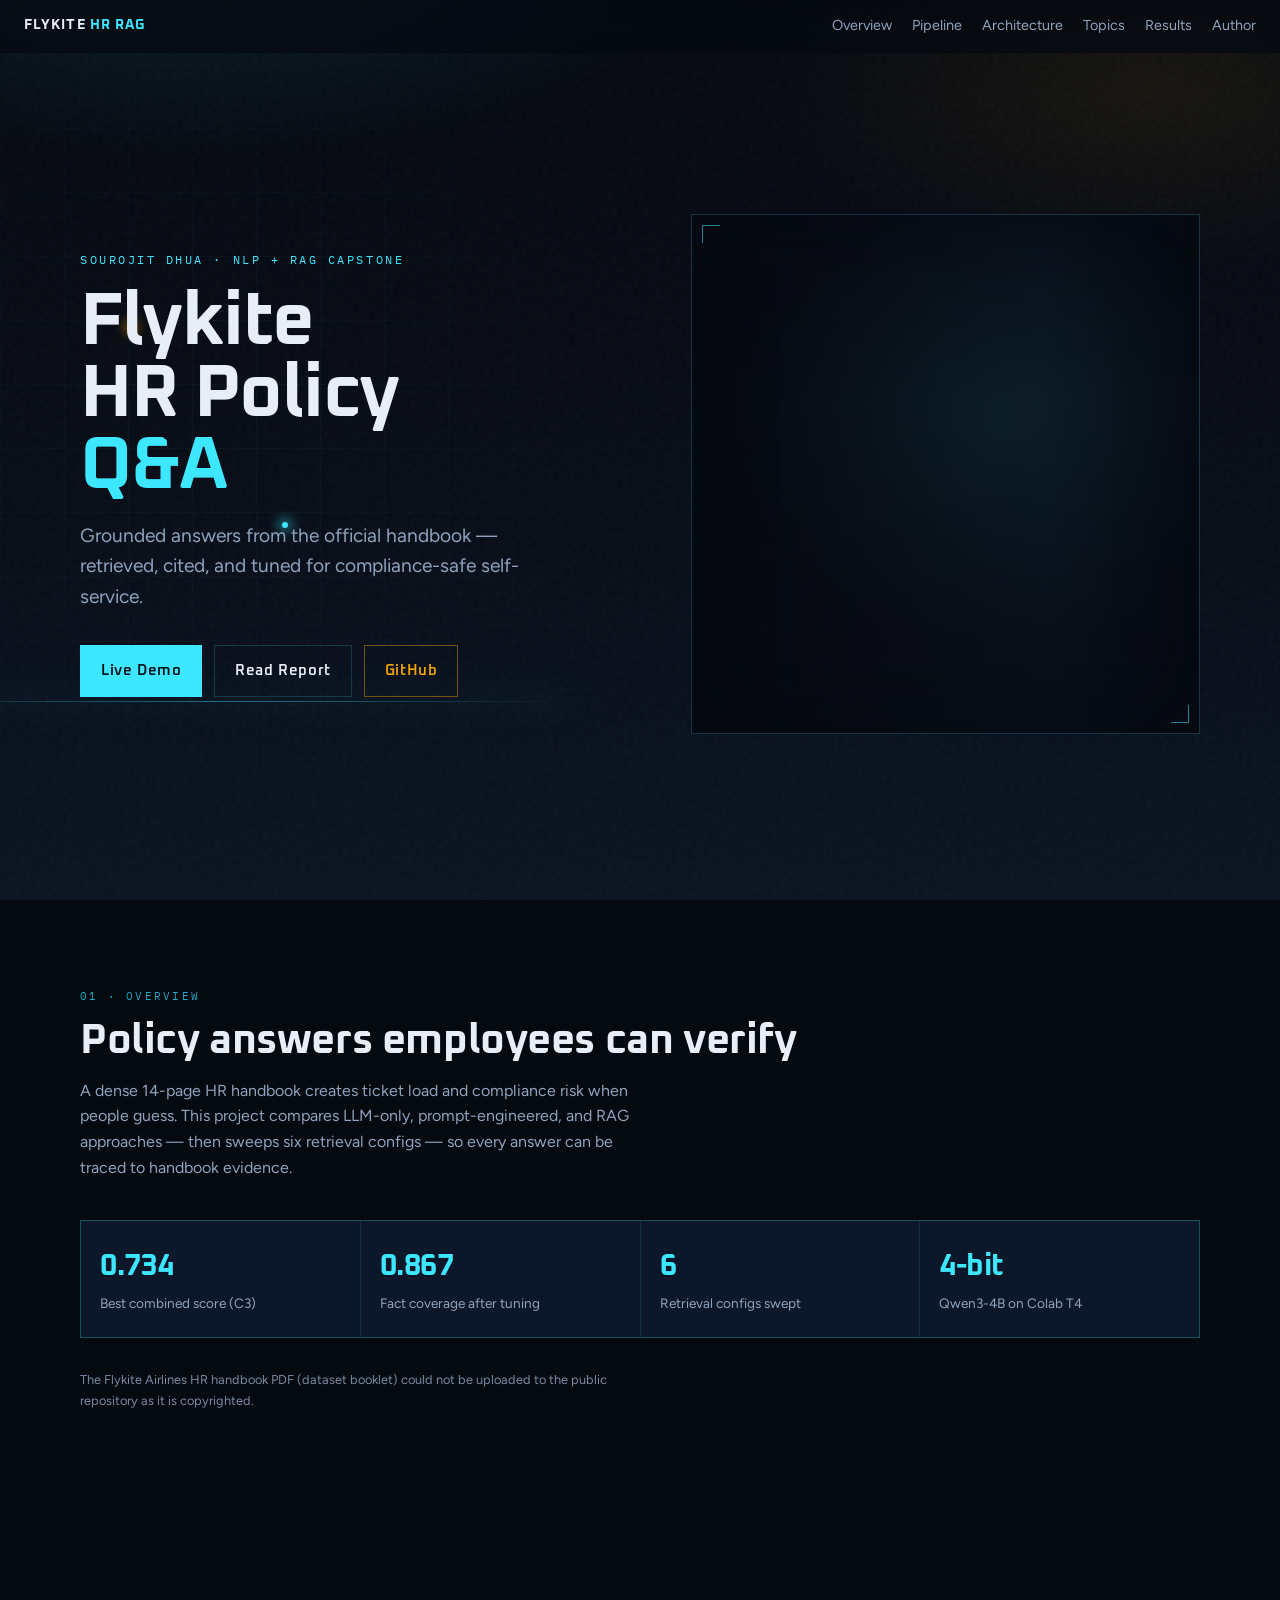
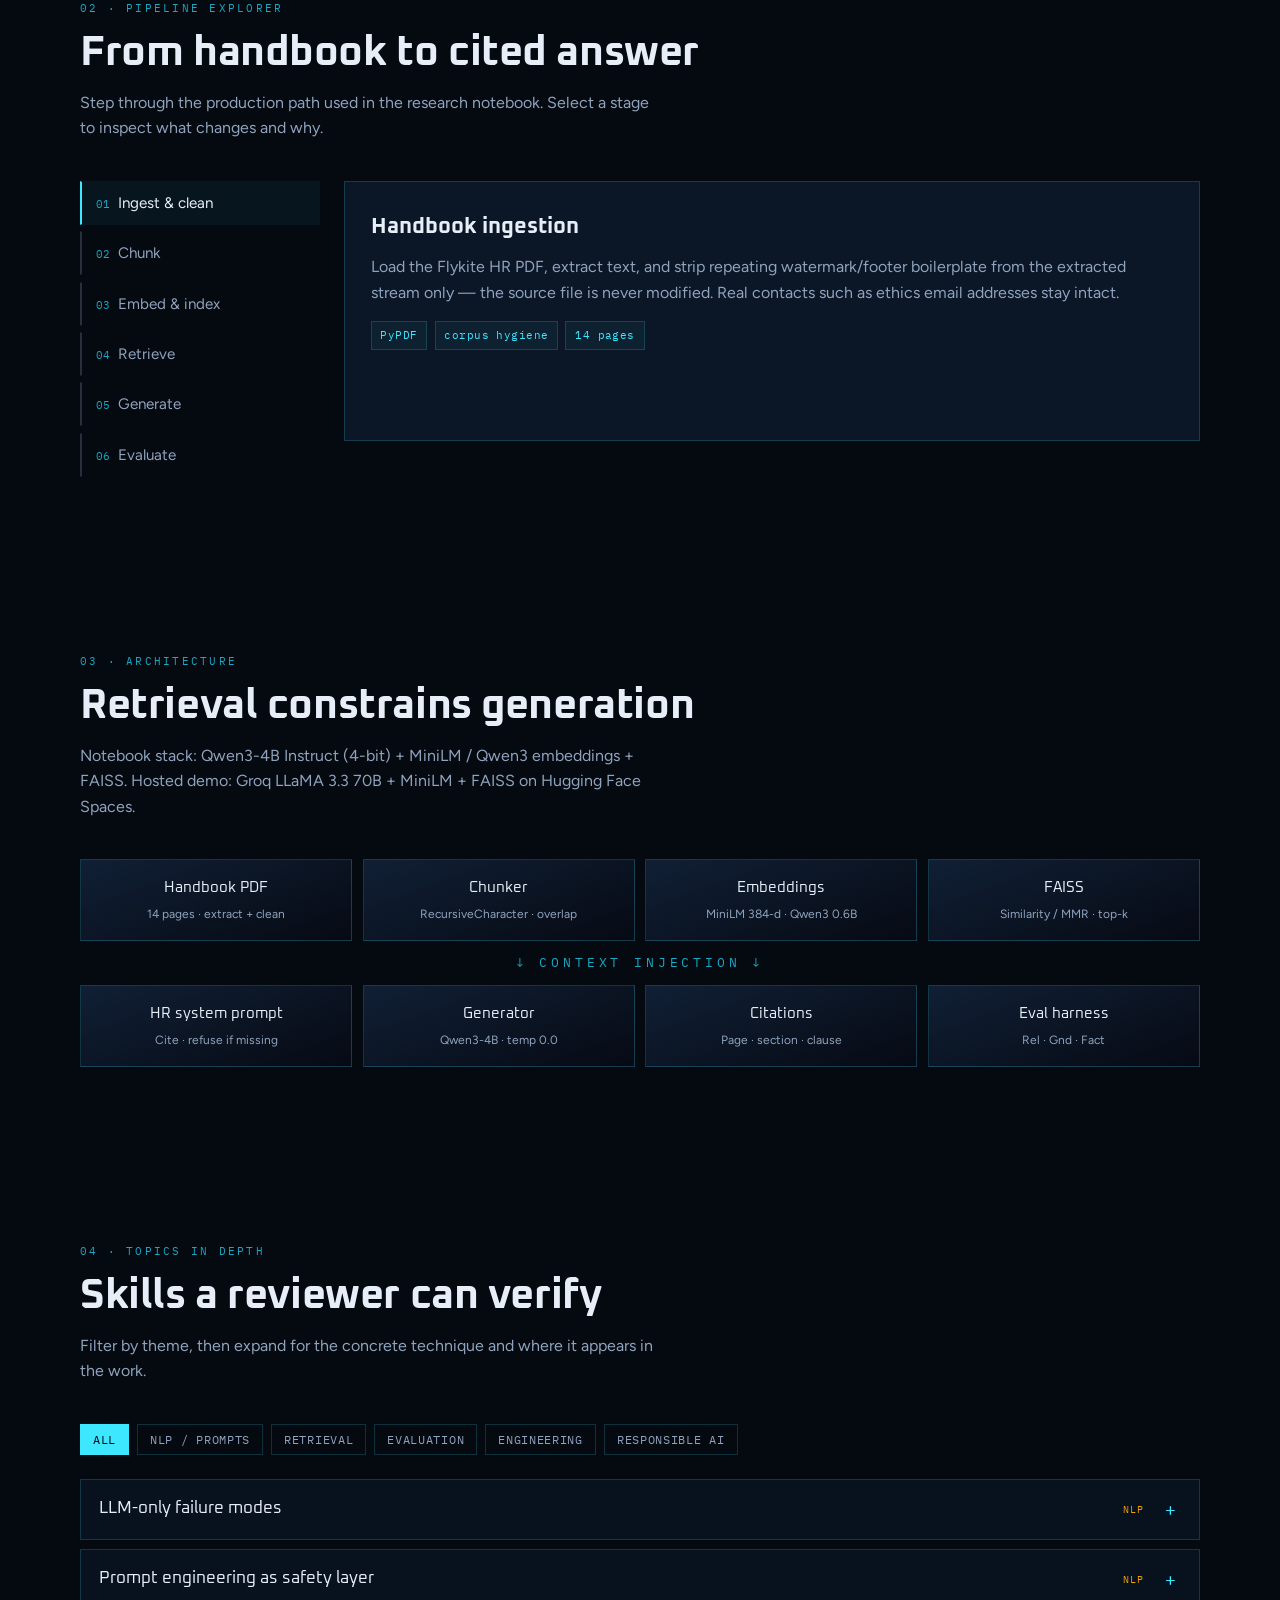
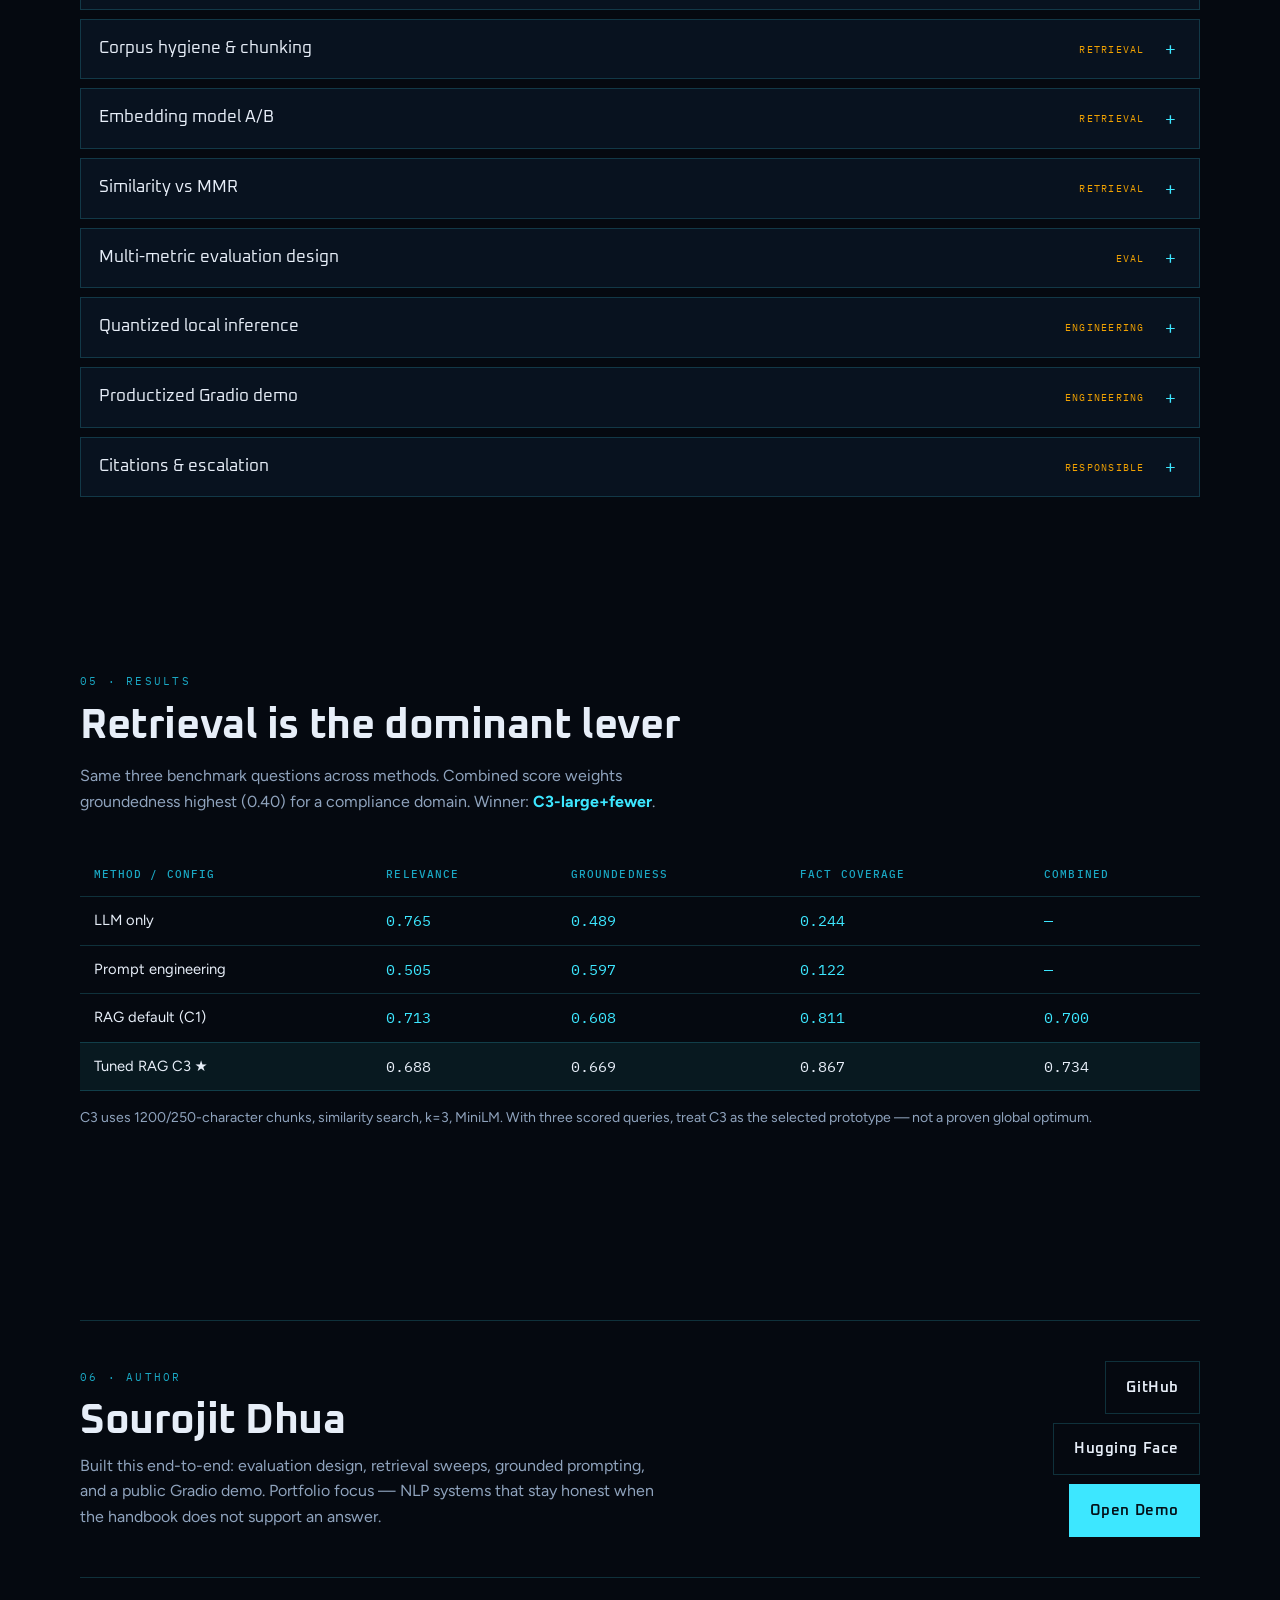
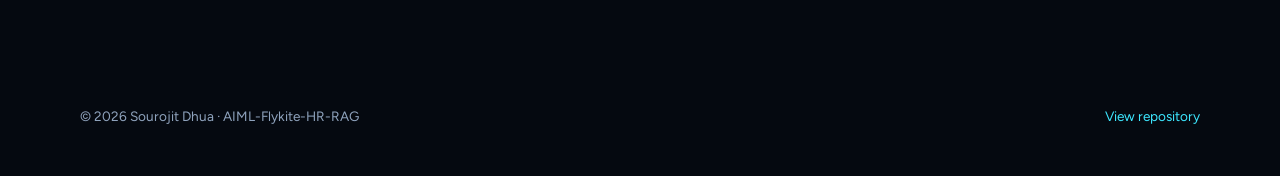
<file: docs/index.html>
<!DOCTYPE html>
<html lang="en">
<head>
  <meta charset="UTF-8" />
  <meta name="viewport" content="width=device-width, initial-scale=1" />
  <title>Flykite HR Policy Q&A — Sourojit Dhua</title>
  <meta name="description" content="Grounded RAG assistant for Flykite Airlines HR policy — built by Sourojit Dhua. Retrieve, cite, comply." />
  <meta name="author" content="Sourojit Dhua" />
  <meta property="og:title" content="Flykite HR Policy Q&A — Sourojit Dhua" />
  <meta property="og:description" content="End-to-end NLP + RAG capstone: LLM baseline → prompt engineering → FAISS RAG → tuned retrieval." />
  <link rel="preconnect" href="https://fonts.googleapis.com" />
  <link rel="preconnect" href="https://fonts.gstatic.com" crossorigin />
  <link href="https://fonts.googleapis.com/css2?family=Figtree:wght@400;500;600&family=IBM+Plex+Mono:wght@400;500&family=Oxanium:wght@500;600;700&display=swap" rel="stylesheet" />
  <link rel="stylesheet" href="styles.css?v=6" />
</head>
<body>
  <nav class="site-nav" id="nav" aria-label="Primary">
    <a class="brand-mark" href="#top">Flykite <span>HR RAG</span></a>
    <button class="nav-toggle" id="navToggle" type="button" aria-expanded="false" aria-controls="navLinks">Menu</button>
    <div class="nav-links" id="navLinks">
      <a href="#overview">Overview</a>
      <a href="#pipeline">Pipeline</a>
      <a href="#architecture">Architecture</a>
      <a href="#topics">Topics</a>
      <a href="#results">Results</a>
      <a href="#author">Author</a>
    </div>
  </nav>

  <header class="hero" id="top">
    <div class="hero-atmosphere" aria-hidden="true">
      <div class="grid-fade"></div>
      <div class="horizon"></div>
      <div class="beacon b1"></div>
      <div class="beacon b3"></div>
    </div>
    <div class="hero-stage wrap">
      <div class="hero-copy">
        <p class="eyebrow">Sourojit Dhua · NLP + RAG Capstone</p>
        <h1>Flykite HR Policy <span class="accent">Q&amp;A</span></h1>
        <p class="hero-lead">Grounded answers from the official handbook — retrieved, cited, and tuned for compliance-safe self-service.</p>
        <div class="cta-row">
          <a class="btn btn-primary" href="https://huggingface.co/spaces/sourojitd/airline-hr-policy-bot" target="_blank" rel="noopener">Live Demo</a>
          <a class="btn btn-ghost" href="https://github.com/sourojitd/AIML-Flykite-HR-RAG/blob/main/Sourojit_FlykiteHRPolicyQnA_FinalReport.pdf" target="_blank" rel="noopener">Read Report</a>
          <a class="btn btn-amber" href="https://github.com/sourojitd/AIML-Flykite-HR-RAG" target="_blank" rel="noopener">GitHub</a>
        </div>
      </div>
      <div class="hero-flight" aria-hidden="true">
        <video
          id="takeoffVideo"
          class="hero-flight-video"
          src="assets/plane-takeoff-loop.mp4"
          autoplay
          muted
          playsinline
          loop
          preload="auto"
        ></video>
        <div class="hero-flight-wash"></div>
        <div class="hero-flight-frame"></div>
      </div>
    </div>
  </header>

  <main>
    <section id="overview">
      <div class="wrap reveal">
        <p class="section-label">01 · Overview</p>
        <h2>Policy answers employees can verify</h2>
        <p class="section-lead">
          A dense 14-page HR handbook creates ticket load and compliance risk when people guess.
          This project compares LLM-only, prompt-engineered, and RAG approaches — then sweeps six retrieval configs —
          so every answer can be traced to handbook evidence.
        </p>
        <div class="metric-strip">
          <div class="metric">
            <strong>0.734</strong>
            <span>Best combined score (C3)</span>
          </div>
          <div class="metric">
            <strong>0.867</strong>
            <span>Fact coverage after tuning</span>
          </div>
          <div class="metric">
            <strong>6</strong>
            <span>Retrieval configs swept</span>
          </div>
          <div class="metric">
            <strong>4-bit</strong>
            <span>Qwen3-4B on Colab T4</span>
          </div>
        </div>
        <p class="copyright-note">
          The Flykite Airlines HR handbook PDF (dataset booklet) could not be uploaded to the public repository as it is copyrighted.
        </p>
      </div>
    </section>

    <section id="pipeline">
      <div class="wrap reveal">
        <p class="section-label">02 · Pipeline explorer</p>
        <h2>From handbook to cited answer</h2>
        <p class="section-lead">Step through the production path used in the research notebook. Select a stage to inspect what changes and why.</p>
        <div class="pipeline">
          <div class="pipeline-steps" role="tablist" aria-label="Pipeline stages" id="pipelineSteps"></div>
          <div class="step-panel" role="tabpanel" id="stepPanel" aria-live="polite"></div>
        </div>
      </div>
    </section>

    <section id="architecture">
      <div class="wrap reveal">
        <p class="section-label">03 · Architecture</p>
        <h2>Retrieval constrains generation</h2>
        <p class="section-lead">
          Notebook stack: Qwen3-4B Instruct (4-bit) + MiniLM / Qwen3 embeddings + FAISS.
          Hosted demo: Groq LLaMA 3.3 70B + MiniLM + FAISS on Hugging Face Spaces.
        </p>
        <div class="arch">
          <div class="arch-row">
            <div class="arch-node">
              <div class="node-title">Handbook PDF</div>
              <div class="node-sub">14 pages · extract + clean</div>
            </div>
            <div class="arch-node">
              <div class="node-title">Chunker</div>
              <div class="node-sub">RecursiveCharacter · overlap</div>
            </div>
            <div class="arch-node">
              <div class="node-title">Embeddings</div>
              <div class="node-sub">MiniLM 384-d · Qwen3 0.6B</div>
            </div>
            <div class="arch-node">
              <div class="node-title">FAISS</div>
              <div class="node-sub">Similarity / MMR · top-k</div>
            </div>
          </div>
          <div class="arch-arrow">↓ CONTEXT INJECTION ↓</div>
          <div class="arch-row">
            <div class="arch-node">
              <div class="node-title">HR system prompt</div>
              <div class="node-sub">Cite · refuse if missing</div>
            </div>
            <div class="arch-node">
              <div class="node-title">Generator</div>
              <div class="node-sub">Qwen3-4B · temp 0.0</div>
            </div>
            <div class="arch-node">
              <div class="node-title">Citations</div>
              <div class="node-sub">Page · section · clause</div>
            </div>
            <div class="arch-node">
              <div class="node-title">Eval harness</div>
              <div class="node-sub">Rel · Gnd · Fact</div>
            </div>
          </div>
        </div>
      </div>
    </section>

    <section id="topics">
      <div class="wrap reveal">
        <p class="section-label">04 · Topics in depth</p>
        <h2>Skills a reviewer can verify</h2>
        <p class="section-lead">Filter by theme, then expand for the concrete technique and where it appears in the work.</p>
        <div class="topic-filters" id="topicFilters"></div>
        <div class="topic-list" id="topicList"></div>
      </div>
    </section>

    <section id="results">
      <div class="wrap reveal">
        <p class="section-label">05 · Results</p>
        <h2>Retrieval is the dominant lever</h2>
        <p class="section-lead">
          Same three benchmark questions across methods. Combined score weights groundedness highest
          (0.40) for a compliance domain. Winner: <strong style="color:var(--cyan)">C3-large+fewer</strong>.
        </p>
        <div style="overflow-x:auto">
          <table class="results-table">
            <thead>
              <tr>
                <th>Method / config</th>
                <th>Relevance</th>
                <th>Groundedness</th>
                <th>Fact coverage</th>
                <th>Combined</th>
              </tr>
            </thead>
            <tbody>
              <tr>
                <td>LLM only</td>
                <td class="num">0.765</td>
                <td class="num">0.489</td>
                <td class="num">0.244</td>
                <td class="num">—</td>
              </tr>
              <tr>
                <td>Prompt engineering</td>
                <td class="num">0.505</td>
                <td class="num">0.597</td>
                <td class="num">0.122</td>
                <td class="num">—</td>
              </tr>
              <tr>
                <td>RAG default (C1)</td>
                <td class="num">0.713</td>
                <td class="num">0.608</td>
                <td class="num">0.811</td>
                <td class="num">0.700</td>
              </tr>
              <tr class="winner">
                <td>Tuned RAG C3 ★</td>
                <td class="num">0.688</td>
                <td class="num">0.669</td>
                <td class="num">0.867</td>
                <td class="num">0.734</td>
              </tr>
            </tbody>
          </table>
        </div>
        <p class="note">
          C3 uses 1200/250-character chunks, similarity search, k=3, MiniLM.
          With three scored queries, treat C3 as the selected prototype — not a proven global optimum.
        </p>
      </div>
    </section>

    <section id="author">
      <div class="wrap reveal">
        <div class="author-block">
          <div>
            <p class="section-label">06 · Author</p>
            <h2>Sourojit Dhua</h2>
            <p class="section-lead" style="margin-bottom:0">
              Built this end-to-end: evaluation design, retrieval sweeps, grounded prompting, and a public Gradio demo.
              Portfolio focus — NLP systems that stay honest when the handbook does not support an answer.
            </p>
          </div>
          <div class="author-links">
            <a class="btn btn-ghost" href="https://github.com/sourojitd" target="_blank" rel="noopener">GitHub</a>
            <a class="btn btn-ghost" href="https://huggingface.co/sourojitd" target="_blank" rel="noopener">Hugging Face</a>
            <a class="btn btn-primary" href="https://huggingface.co/spaces/sourojitd/airline-hr-policy-bot" target="_blank" rel="noopener">Open Demo</a>
          </div>
        </div>
      </div>
    </section>
  </main>

  <footer class="footer wrap">
    <span>© <span id="year"></span> Sourojit Dhua · AIML-Flykite-HR-RAG</span>
    <span><a href="https://github.com/sourojitd/AIML-Flykite-HR-RAG">View repository</a></span>
  </footer>

  <script src="app.js?v=6"></script>
</body>
</html>
</file>
<file: docs/styles.css>
:root {
  --bg-deep: #050910;
  --bg: #070b14;
  --navy: #0c1829;
  --navy-2: #12233a;
  --panel: rgba(14, 28, 48, 0.72);
  --line: rgba(61, 231, 255, 0.18);
  --cyan: #3de7ff;
  --cyan-dim: #1aa8c4;
  --amber: #f0a202;
  --cloud: #e7eef8;
  --muted: #8fa3bd;
  --danger: #ff6b6b;
  --ok: #3dd68c;
  --display: "Oxanium", system-ui, sans-serif;
  --body: "Figtree", system-ui, sans-serif;
  --mono: "IBM Plex Mono", ui-monospace, monospace;
  --radius: 2px;
  --max: 1120px;
}

*,
*::before,
*::after {
  box-sizing: border-box;
}

html {
  scroll-behavior: smooth;
}

body {
  margin: 0;
  min-height: 100vh;
  font-family: var(--body);
  color: var(--cloud);
  background: var(--bg-deep);
  line-height: 1.6;
  overflow-x: hidden;
}

body::before {
  content: "";
  position: fixed;
  inset: 0;
  pointer-events: none;
  z-index: 0;
  background:
    radial-gradient(ellipse 80% 50% at 15% -10%, rgba(61, 231, 255, 0.12), transparent 55%),
    radial-gradient(ellipse 60% 40% at 90% 10%, rgba(240, 162, 2, 0.08), transparent 50%),
    linear-gradient(180deg, #050910 0%, #070b14 40%, #0a1422 100%);
}

body::after {
  content: "";
  position: fixed;
  inset: 0;
  pointer-events: none;
  z-index: 1;
  opacity: 0.035;
  background-image: url("data:image/svg+xml,%3Csvg viewBox='0 0 200 200' xmlns='http://www.w3.org/2000/svg'%3E%3Cfilter id='n'%3E%3CfeTurbulence type='fractalNoise' baseFrequency='0.85' numOctaves='3' stitchTiles='stitch'/%3E%3C/filter%3E%3Crect width='100%25' height='100%25' filter='url(%23n)'/%3E%3C/svg%3E");
}

a {
  color: var(--cyan);
  text-decoration: none;
}

a:hover {
  color: #7ef0ff;
}

img {
  max-width: 100%;
}

.wrap {
  width: min(var(--max), calc(100% - 2.5rem));
  margin-inline: auto;
}

.site-nav {
  position: fixed;
  top: 0;
  left: 0;
  right: 0;
  z-index: 50;
  display: flex;
  align-items: center;
  justify-content: space-between;
  padding: 0.9rem 1.5rem;
  background: rgba(5, 9, 16, 0.72);
  backdrop-filter: blur(14px);
  border-bottom: 1px solid transparent;
  transition: border-color 0.3s ease, background 0.3s ease;
}

.site-nav.scrolled {
  border-bottom-color: var(--line);
  background: rgba(5, 9, 16, 0.9);
}

.brand-mark {
  font-family: var(--display);
  font-weight: 700;
  letter-spacing: 0.08em;
  text-transform: uppercase;
  font-size: 0.85rem;
  color: var(--cloud);
}

.brand-mark span {
  color: var(--cyan);
}

.nav-links {
  display: flex;
  gap: 1.25rem;
  font-size: 0.9rem;
}

.nav-links a {
  color: var(--muted);
}

.nav-links a:hover {
  color: var(--cyan);
}

.nav-toggle {
  display: none;
  background: none;
  border: 1px solid var(--line);
  color: var(--cloud);
  padding: 0.4rem 0.7rem;
  font-family: var(--mono);
  font-size: 0.75rem;
  cursor: pointer;
}

/* —— Hero —— */
.hero {
  position: relative;
  z-index: 2;
  min-height: 100vh;
  min-height: 100dvh;
  display: grid;
  align-items: center;
  padding: 6.5rem 0 3.5rem;
  isolation: isolate;
  overflow: hidden;
}

.hero-stage {
  position: relative;
  z-index: 2;
  display: grid;
  grid-template-columns: minmax(0, 1.05fr) minmax(280px, 0.95fr);
  gap: clamp(1.5rem, 4vw, 3rem);
  align-items: center;
}

.hero-atmosphere {
  position: absolute;
  inset: 0;
  z-index: 0;
  overflow: hidden;
  pointer-events: none;
}

.hero-atmosphere .horizon {
  position: absolute;
  left: -10%;
  width: 55%;
  bottom: 22%;
  height: 1px;
  background: linear-gradient(90deg, transparent, rgba(61, 231, 255, 0.45), transparent);
  box-shadow: 0 0 40px 2px rgba(61, 231, 255, 0.2);
}

.hero-atmosphere .beacon {
  position: absolute;
  width: 6px;
  height: 6px;
  border-radius: 50%;
  background: var(--amber);
  box-shadow: 0 0 12px 4px rgba(240, 162, 2, 0.55);
  animation: blink 2.4s ease-in-out infinite;
}

.hero-atmosphere .beacon.b1 { left: 10%; top: 36%; animation-delay: 0s; }
.hero-atmosphere .beacon.b3 { left: 22%; top: 58%; animation-delay: 1.4s; background: var(--cyan); box-shadow: 0 0 12px 4px rgba(61, 231, 255, 0.5); }

.hero-atmosphere .grid-fade {
  position: absolute;
  inset: 0;
  width: 58%;
  background-image:
    linear-gradient(rgba(61, 231, 255, 0.04) 1px, transparent 1px),
    linear-gradient(90deg, rgba(61, 231, 255, 0.04) 1px, transparent 1px);
  background-size: 64px 64px;
  mask-image: radial-gradient(ellipse 80% 70% at 30% 45%, #000 15%, transparent 75%);
}

.hero-copy {
  max-width: 560px;
  position: relative;
  z-index: 3;
}

.hero-flight {
  position: relative;
  min-height: min(62vh, 520px);
  border: 1px solid rgba(61, 231, 255, 0.2);
  background: #070b14;
  overflow: hidden;
  isolation: isolate;
}

.hero-flight-video {
  position: absolute;
  inset: 0;
  width: 100%;
  height: 100%;
  object-fit: cover;
  object-position: center 45%;
  transform: scale(1.04);
  filter: saturate(0.82) contrast(1.04) brightness(0.82);
  transition: opacity 0.45s ease;
}

.hero-flight-video.is-fading {
  opacity: 0;
}

.hero-flight-wash {
  position: absolute;
  inset: 0;
  z-index: 1;
  pointer-events: none;
  background:
    linear-gradient(90deg, rgba(5, 9, 16, 0.72) 0%, rgba(7, 11, 20, 0.35) 35%, rgba(12, 24, 41, 0.28) 70%, rgba(5, 9, 16, 0.4) 100%),
    linear-gradient(180deg, rgba(5, 9, 16, 0.28) 0%, transparent 35%, rgba(5, 9, 16, 0.45) 100%),
    radial-gradient(ellipse 80% 70% at 60% 40%, rgba(61, 231, 255, 0.1), transparent 65%);
}

.hero-flight-frame {
  position: absolute;
  inset: 0;
  z-index: 2;
  pointer-events: none;
  box-shadow: inset 0 0 80px rgba(5, 9, 16, 0.45);
}

.hero-flight-frame::before,
.hero-flight-frame::after {
  content: "";
  position: absolute;
  width: 18px;
  height: 18px;
  border-color: rgba(61, 231, 255, 0.55);
  border-style: solid;
}

.hero-flight-frame::before {
  top: 10px;
  left: 10px;
  border-width: 1px 0 0 1px;
}

.hero-flight-frame::after {
  right: 10px;
  bottom: 10px;
  border-width: 0 1px 1px 0;
}

.eyebrow {
  font-family: var(--mono);
  font-size: 0.72rem;
  letter-spacing: 0.22em;
  text-transform: uppercase;
  color: var(--cyan);
  margin: 0 0 1.1rem;
}

.hero h1 {
  font-family: var(--display);
  font-weight: 700;
  font-size: clamp(2.6rem, 7vw, 4.6rem);
  line-height: 0.98;
  letter-spacing: -0.02em;
  margin: 0 0 1.1rem;
  text-wrap: balance;
}

.hero h1 .accent {
  color: var(--cyan);
  display: block;
}

.hero-lead {
  font-size: clamp(1.05rem, 2vw, 1.2rem);
  color: var(--muted);
  max-width: 38ch;
  margin: 0 0 2rem;
}

.cta-row {
  display: flex;
  flex-wrap: wrap;
  gap: 0.75rem;
}

.btn {
  display: inline-flex;
  align-items: center;
  gap: 0.45rem;
  padding: 0.85rem 1.25rem;
  font-family: var(--display);
  font-weight: 600;
  font-size: 0.92rem;
  letter-spacing: 0.04em;
  border: 1px solid transparent;
  cursor: pointer;
  transition: transform 0.2s ease, background 0.2s ease, border-color 0.2s ease, color 0.2s ease;
}

.btn:hover {
  transform: translateY(-2px);
}

.btn-primary {
  background: var(--cyan);
  color: #041018;
  border-color: var(--cyan);
}

.btn-primary:hover {
  color: #041018;
  background: #7ef0ff;
}

.btn-ghost {
  background: transparent;
  color: var(--cloud);
  border-color: var(--line);
}

.btn-ghost:hover {
  border-color: var(--cyan);
  color: var(--cyan);
}

.btn-amber {
  background: transparent;
  color: var(--amber);
  border-color: rgba(240, 162, 2, 0.45);
}

.btn-amber:hover {
  background: rgba(240, 162, 2, 0.12);
  color: var(--amber);
}

/* —— Sections —— */
section {
  position: relative;
  z-index: 2;
  padding: 5.5rem 0;
}

.section-label {
  font-family: var(--mono);
  font-size: 0.7rem;
  letter-spacing: 0.2em;
  text-transform: uppercase;
  color: var(--cyan-dim);
  margin: 0 0 0.75rem;
}

section h2 {
  font-family: var(--display);
  font-size: clamp(1.8rem, 4vw, 2.6rem);
  letter-spacing: -0.01em;
  margin: 0 0 0.75rem;
  line-height: 1.15;
}

.section-lead {
  color: var(--muted);
  max-width: 58ch;
  margin: 0 0 2.5rem;
}

.reveal {
  opacity: 0;
  transform: translateY(28px);
  transition: opacity 0.7s ease, transform 0.7s ease;
}

.reveal.visible {
  opacity: 1;
  transform: none;
}

/* Overview metrics */
.metric-strip {
  display: grid;
  grid-template-columns: repeat(4, 1fr);
  gap: 1px;
  background: var(--line);
  border: 1px solid var(--line);
}

.metric {
  background: var(--navy);
  padding: 1.35rem 1.2rem;
}

.metric strong {
  display: block;
  font-family: var(--display);
  font-size: 1.85rem;
  color: var(--cyan);
  letter-spacing: -0.02em;
}

.metric span {
  font-size: 0.85rem;
  color: var(--muted);
}

/* Pipeline explorer */
.pipeline {
  display: grid;
  grid-template-columns: minmax(180px, 240px) 1fr;
  gap: 1.5rem;
  align-items: start;
}

.pipeline-steps {
  display: flex;
  flex-direction: column;
  gap: 0.4rem;
}

.step-btn {
  text-align: left;
  background: transparent;
  border: 1px solid transparent;
  border-left: 2px solid rgba(143, 163, 189, 0.25);
  color: var(--muted);
  padding: 0.75rem 0.9rem;
  font-family: var(--body);
  font-size: 0.95rem;
  cursor: pointer;
  transition: all 0.2s ease;
}

.step-btn .idx {
  font-family: var(--mono);
  font-size: 0.7rem;
  color: var(--cyan-dim);
  margin-right: 0.5rem;
}

.step-btn:hover,
.step-btn.active {
  color: var(--cloud);
  border-left-color: var(--cyan);
  background: rgba(61, 231, 255, 0.06);
}

.step-panel {
  background: var(--panel);
  border: 1px solid var(--line);
  padding: 1.75rem 1.6rem;
  min-height: 260px;
}

.step-panel h3 {
  font-family: var(--display);
  margin: 0 0 0.6rem;
  font-size: 1.35rem;
}

.step-panel p {
  margin: 0 0 1rem;
  color: var(--muted);
}

.tag-row {
  display: flex;
  flex-wrap: wrap;
  gap: 0.45rem;
}

.tag {
  font-family: var(--mono);
  font-size: 0.68rem;
  letter-spacing: 0.04em;
  padding: 0.3rem 0.55rem;
  border: 1px solid var(--line);
  color: var(--cyan);
  background: rgba(61, 231, 255, 0.05);
}

/* Architecture diagram */
.arch {
  display: grid;
  gap: 0.75rem;
}

.arch-row {
  display: grid;
  grid-template-columns: repeat(auto-fit, minmax(140px, 1fr));
  gap: 0.65rem;
}

.arch-node {
  border: 1px solid var(--line);
  background: linear-gradient(160deg, rgba(18, 35, 58, 0.9), rgba(7, 11, 20, 0.9));
  padding: 1rem 0.9rem;
  text-align: center;
  transition: border-color 0.25s ease, transform 0.25s ease;
}

.arch-node:hover {
  border-color: rgba(61, 231, 255, 0.55);
  transform: translateY(-3px);
}

.arch-node .node-title {
  font-family: var(--display);
  font-size: 0.95rem;
  margin-bottom: 0.25rem;
}

.arch-node .node-sub {
  font-size: 0.75rem;
  color: var(--muted);
}

.arch-arrow {
  text-align: center;
  font-family: var(--mono);
  color: var(--cyan-dim);
  font-size: 0.8rem;
  letter-spacing: 0.3em;
}

/* Topics */
.topic-filters {
  display: flex;
  flex-wrap: wrap;
  gap: 0.5rem;
  margin-bottom: 1.5rem;
}

.filter-chip {
  font-family: var(--mono);
  font-size: 0.72rem;
  letter-spacing: 0.06em;
  text-transform: uppercase;
  padding: 0.45rem 0.75rem;
  border: 1px solid var(--line);
  background: transparent;
  color: var(--muted);
  cursor: pointer;
  transition: all 0.2s ease;
}

.filter-chip:hover,
.filter-chip.active {
  color: var(--bg-deep);
  background: var(--cyan);
  border-color: var(--cyan);
}

.topic-list {
  display: flex;
  flex-direction: column;
  gap: 0.55rem;
}

.topic {
  border: 1px solid var(--line);
  background: rgba(12, 24, 41, 0.65);
}

.topic.hidden {
  display: none;
}

.topic summary {
  list-style: none;
  cursor: pointer;
  padding: 1rem 1.15rem;
  display: grid;
  grid-template-columns: minmax(0, 1fr) 10.5rem 1.25rem;
  column-gap: 1rem;
  align-items: center;
  font-family: var(--display);
  font-size: 1.05rem;
}

.topic summary::-webkit-details-marker {
  display: none;
}

.topic .topic-title {
  min-width: 0;
}

.topic .cat {
  font-family: var(--mono);
  font-size: 0.65rem;
  letter-spacing: 0.12em;
  text-transform: uppercase;
  color: var(--amber);
  text-align: right;
  white-space: nowrap;
  justify-self: stretch;
}

.topic .topic-toggle {
  font-family: var(--mono);
  color: var(--cyan);
  font-size: 1.1rem;
  text-align: center;
  line-height: 1;
}

.topic .topic-toggle::before {
  content: "+";
}

.topic[open] .topic-toggle::before {
  content: "−";
}

.topic .body {
  padding: 0 1.15rem 1.15rem;
  color: var(--muted);
  border-top: 1px solid rgba(61, 231, 255, 0.08);
}

.topic .body p {
  margin: 0.85rem 0 0;
}

/* Results table */
.results-table {
  width: 100%;
  border-collapse: collapse;
  font-size: 0.92rem;
}

.results-table th,
.results-table td {
  padding: 0.75rem 0.85rem;
  border-bottom: 1px solid var(--line);
  text-align: left;
}

.results-table th {
  font-family: var(--mono);
  font-size: 0.7rem;
  letter-spacing: 0.1em;
  text-transform: uppercase;
  color: var(--cyan-dim);
  font-weight: 500;
}

.results-table tr.winner td {
  color: var(--cloud);
  background: rgba(61, 231, 255, 0.07);
}

.results-table .num {
  font-family: var(--mono);
  color: var(--cyan);
}

.note {
  margin-top: 1rem;
  font-size: 0.88rem;
  color: var(--muted);
}

/* Author */
.author-block {
  display: grid;
  grid-template-columns: 1fr auto;
  gap: 2rem;
  align-items: center;
  border-top: 1px solid var(--line);
  border-bottom: 1px solid var(--line);
  padding: 2.5rem 0;
}

.author-block h2 {
  margin-bottom: 0.4rem;
}

.author-links {
  display: flex;
  flex-direction: column;
  gap: 0.55rem;
  align-items: flex-end;
}

.footer {
  position: relative;
  z-index: 2;
  padding: 2.5rem 0 3rem;
  color: var(--muted);
  font-size: 0.85rem;
  display: flex;
  flex-wrap: wrap;
  justify-content: space-between;
  gap: 1rem;
}

.copyright-note {
  font-size: 0.8rem;
  color: var(--muted);
  opacity: 0.85;
  margin-top: 2rem;
  max-width: 70ch;
}

@keyframes blink {
  0%, 100% { opacity: 0.25; transform: scale(0.85); }
  50% { opacity: 1; transform: scale(1.15); }
}

@media (max-width: 920px) {
  .hero-stage {
    grid-template-columns: 1fr;
  }

  .hero-flight {
    min-height: 240px;
    order: -1;
  }

  .hero-flight-wash {
    background:
      linear-gradient(180deg, rgba(5, 9, 16, 0.2) 0%, rgba(7, 11, 20, 0.45) 55%, rgba(5, 9, 16, 0.72) 100%),
      radial-gradient(ellipse 80% 70% at 50% 40%, rgba(61, 231, 255, 0.1), transparent 65%);
  }
}

@media (max-width: 820px) {
  .nav-links {
    display: none;
    position: absolute;
    top: 100%;
    left: 0;
    right: 0;
    flex-direction: column;
    padding: 1rem 1.5rem 1.25rem;
    background: rgba(5, 9, 16, 0.96);
    border-bottom: 1px solid var(--line);
  }

  .nav-links.open {
    display: flex;
  }

  .nav-toggle {
    display: block;
  }

  .metric-strip {
    grid-template-columns: 1fr 1fr;
  }

  .pipeline {
    grid-template-columns: 1fr;
  }

  .pipeline-steps {
    flex-direction: row;
    overflow-x: auto;
    padding-bottom: 0.35rem;
  }

  .step-btn {
    white-space: nowrap;
    border-left: none;
    border-bottom: 2px solid rgba(143, 163, 189, 0.25);
  }

  .step-btn.active {
    border-bottom-color: var(--cyan);
  }

  .topic summary {
    grid-template-columns: minmax(0, 1fr) 1.25rem;
    row-gap: 0.35rem;
  }

  .topic .cat {
    grid-column: 1;
    text-align: left;
    justify-self: start;
  }

  .topic .topic-toggle {
    grid-column: 2;
    grid-row: 1 / span 2;
  }

  .author-block {
    grid-template-columns: 1fr;
  }

  .author-links {
    align-items: flex-start;
  }
}

@media (prefers-reduced-motion: reduce) {
  .reveal {
    opacity: 1;
    transform: none;
    transition: none !important;
  }

  .hero-flight-video {
    animation: none !important;
  }
}
</file>
